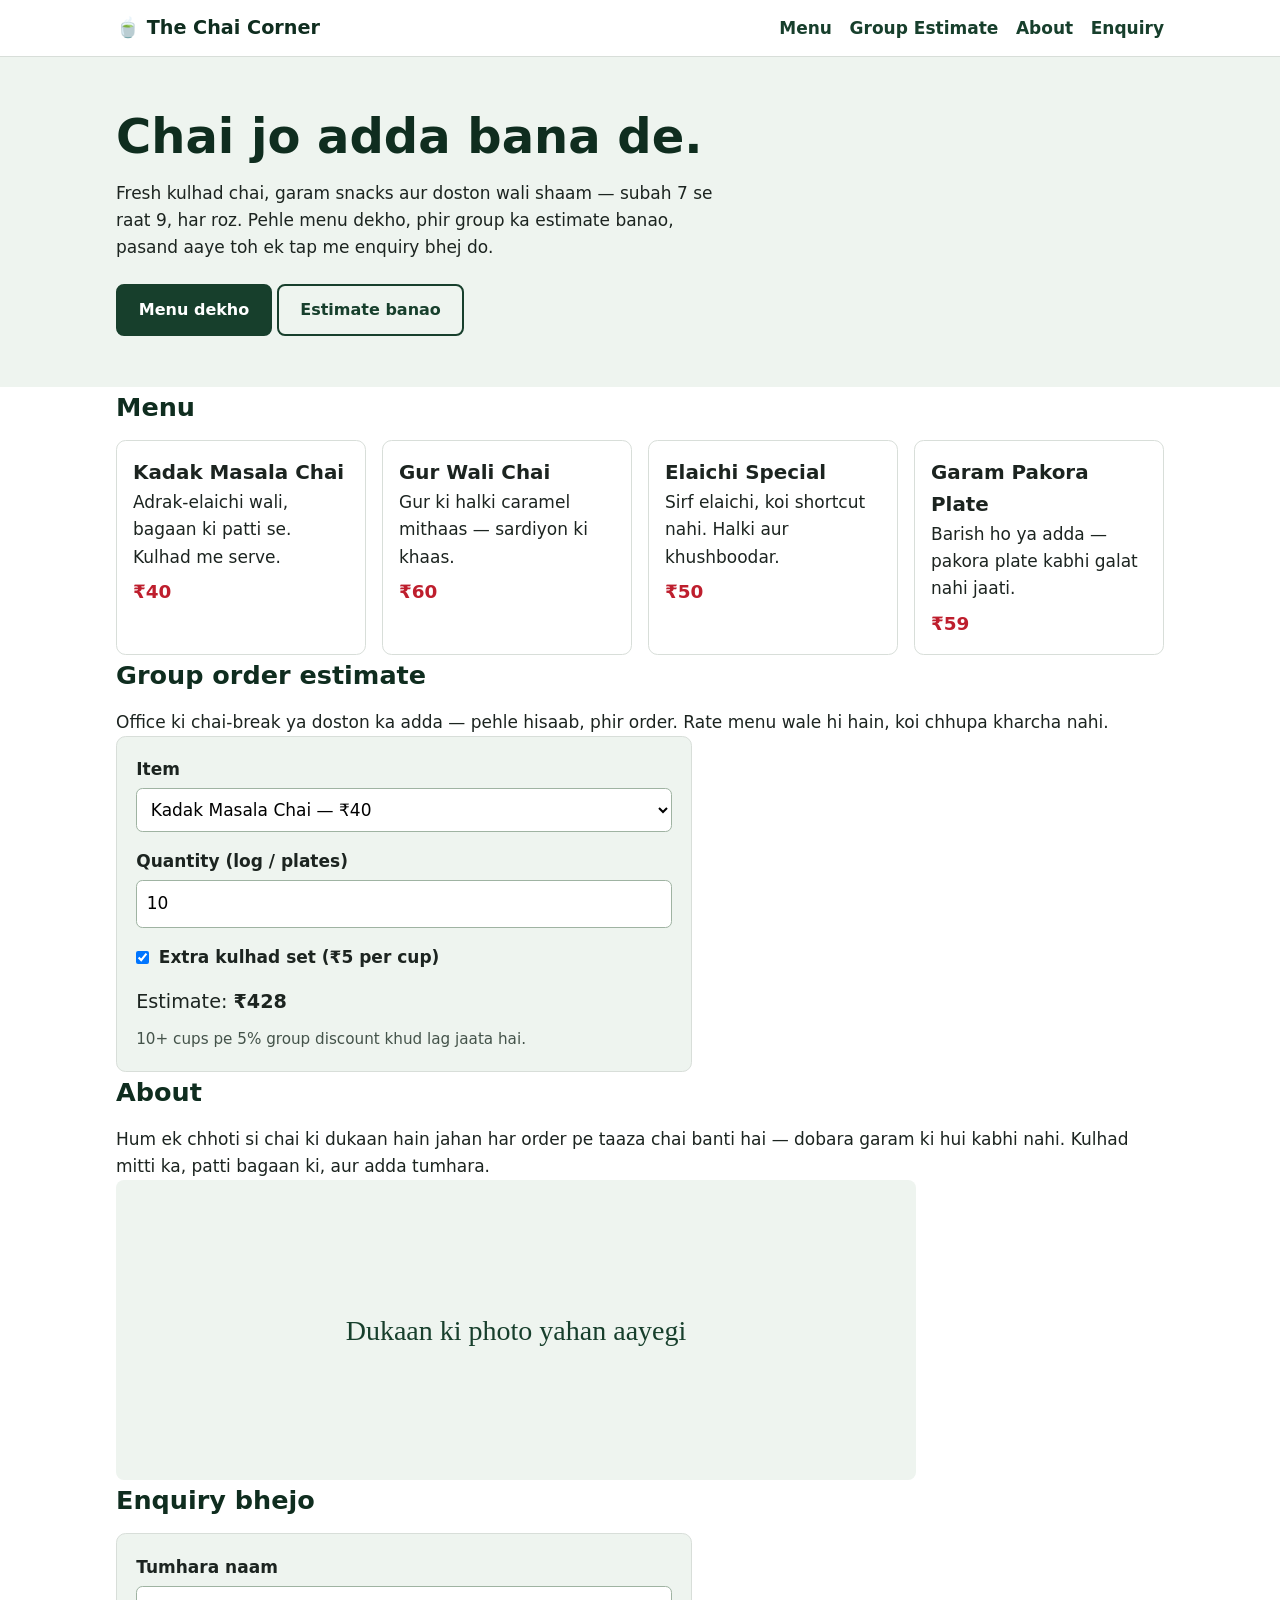
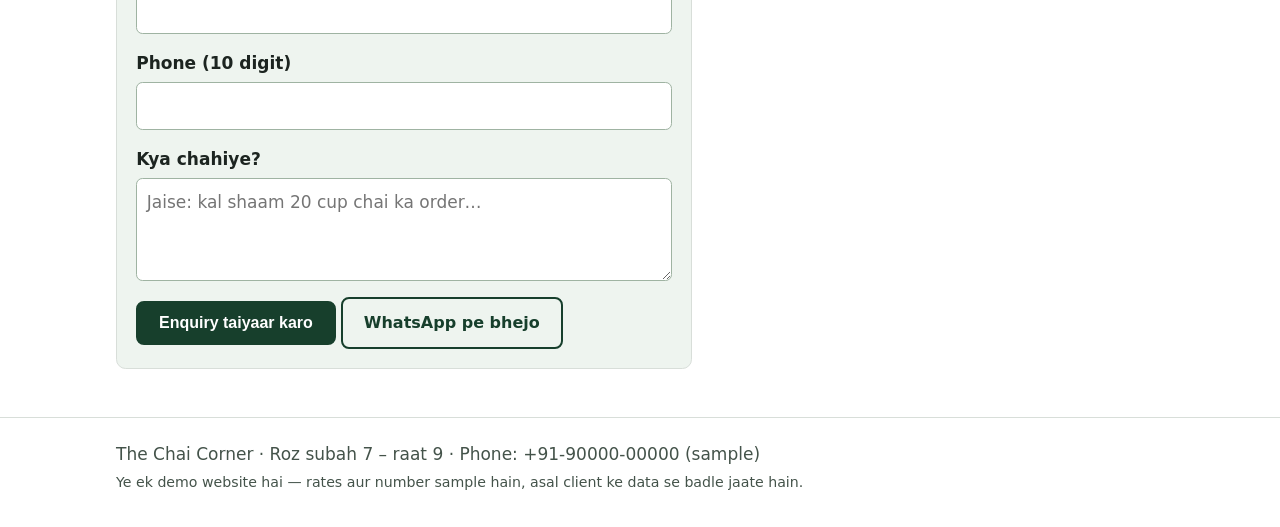
<file: index.html>
<!DOCTYPE html>
<html lang="en">
<head>
<meta charset="UTF-8">
<meta name="viewport" content="width=device-width, initial-scale=1.0">
<title>The Chai Corner — Tea & Snacks Café</title>
<meta name="description" content="The Chai Corner: fresh kulhad chai, snacks and adda-time favourites. See the menu, estimate your group order, and send an enquiry in one tap.">
<meta property="og:title" content="The Chai Corner — Tea & Snacks Café">
<meta property="og:description" content="Fresh kulhad chai and snacks. Menu, group-order estimate and enquiry — all on one fast page.">
<meta property="og:type" content="website">
<link rel="icon" href="data:image/svg+xml,<svg xmlns='http://www.w3.org/2000/svg' viewBox='0 0 100 100'><text y='.9em' font-size='90'>🍵</text></svg>">
<link rel="stylesheet" href="styles.css">
<script type="application/ld+json">
{
  "@context": "https://schema.org",
  "@type": "CafeOrCoffeeShop",
  "name": "The Chai Corner",
  "servesCuisine": ["Tea", "Snacks"],
  "priceRange": "₹",
  "openingHours": "Mo-Su 07:00-21:00",
  "telephone": "+91-90000-00000"
}
</script>
</head>
<body>
<a class="skip-link" href="#main">Skip to main content</a>

<header class="site-header">
  <div class="wrap header-row">
    <a class="brand" href="#top" aria-label="The Chai Corner — home">🍵 The Chai Corner</a>
    <nav aria-label="Main navigation">
      <ul class="nav-list">
        <li><a href="#menu">Menu</a></li>
        <li><a href="#estimate">Group Estimate</a></li>
        <li><a href="#about">About</a></li>
        <li><a href="#enquiry">Enquiry</a></li>
      </ul>
    </nav>
  </div>
</header>

<main id="main">
  <section class="hero" id="top" aria-labelledby="hero-h">
    <div class="wrap">
      <h1 id="hero-h">Chai jo adda bana de.</h1>
      <p class="hero-sub">Fresh kulhad chai, garam snacks aur doston wali shaam —
        subah 7 se raat 9, har roz. Pehle menu dekho, phir group ka estimate banao,
        pasand aaye toh ek tap me enquiry bhej do.</p>
      <p class="hero-cta">
        <a class="btn btn-primary" href="#menu">Menu dekho</a>
        <a class="btn btn-ghost" href="#estimate">Estimate banao</a>
      </p>
    </div>
  </section>

  <section class="wrap" id="menu" aria-labelledby="menu-h">
    <h2 id="menu-h">Menu</h2>
    <ul class="cards">
      <li class="card">
        <h3>Kadak Masala Chai</h3>
        <p>Adrak-elaichi wali, bagaan ki patti se. Kulhad me serve.</p>
        <p class="price">₹40</p>
      </li>
      <li class="card">
        <h3>Gur Wali Chai</h3>
        <p>Gur ki halki caramel mithaas — sardiyon ki khaas.</p>
        <p class="price">₹60</p>
      </li>
      <li class="card">
        <h3>Elaichi Special</h3>
        <p>Sirf elaichi, koi shortcut nahi. Halki aur khushboodar.</p>
        <p class="price">₹50</p>
      </li>
      <li class="card">
        <h3>Garam Pakora Plate</h3>
        <p>Barish ho ya adda — pakora plate kabhi galat nahi jaati.</p>
        <p class="price">₹59</p>
      </li>
    </ul>
  </section>

  <section class="wrap" id="estimate" aria-labelledby="est-h">
    <h2 id="est-h">Group order estimate</h2>
    <p>Office ki chai-break ya doston ka adda — pehle hisaab, phir order.
       Rate menu wale hi hain, koi chhupa kharcha nahi.</p>
    <form id="estimate-form" class="panel" novalidate>
      <div class="field">
        <label for="item">Item</label>
        <select id="item" name="item">
          <option value="40">Kadak Masala Chai — ₹40</option>
          <option value="60">Gur Wali Chai — ₹60</option>
          <option value="50">Elaichi Special — ₹50</option>
          <option value="59">Garam Pakora Plate — ₹59</option>
          <option value="99">Chai + Pakora Combo — ₹99</option>
        </select>
      </div>
      <div class="field">
        <label for="qty">Quantity (log / plates)</label>
        <input id="qty" name="qty" type="number" min="1" max="500" value="10" required>
      </div>
      <div class="field checkbox">
        <input id="kulhad" name="kulhad" type="checkbox" checked>
        <label for="kulhad">Extra kulhad set (₹5 per cup)</label>
      </div>
      <p class="estimate-out" id="estimate-out" aria-live="polite">
        Estimate: <strong>₹0</strong>
      </p>
      <p class="hint">10+ cups pe 5% group discount khud lag jaata hai.</p>
    </form>
  </section>

  <section class="wrap" id="about" aria-labelledby="about-h">
    <h2 id="about-h">About</h2>
    <p>Hum ek chhoti si chai ki dukaan hain jahan har order pe taaza chai banti
       hai — dobara garam ki hui kabhi nahi. Kulhad mitti ka, patti bagaan ki,
       aur adda tumhara.</p>
    <img src="data:image/svg+xml,%3Csvg xmlns='http://www.w3.org/2000/svg' width='800' height='300'%3E%3Crect width='800' height='300' fill='%23eef4ef'/%3E%3Ctext x='400' y='160' font-size='28' text-anchor='middle' fill='%23173f2c'%3EDukaan ki photo yahan aayegi%3C/text%3E%3C/svg%3E"
         alt="Placeholder illustration where the café photo will go"
         width="800" height="300" loading="lazy">
  </section>

  <section class="wrap" id="enquiry" aria-labelledby="enq-h">
    <h2 id="enq-h">Enquiry bhejo</h2>
    <form id="enquiry-form" class="panel" novalidate>
      <div class="field">
        <label for="name">Tumhara naam</label>
        <input id="name" name="name" type="text" autocomplete="name" required>
      </div>
      <div class="field">
        <label for="phone">Phone (10 digit)</label>
        <input id="phone" name="phone" type="tel" inputmode="numeric"
               autocomplete="tel" pattern="[0-9]{10}" required>
      </div>
      <div class="field">
        <label for="msg">Kya chahiye?</label>
        <textarea id="msg" name="msg" rows="3" required
          placeholder="Jaise: kal shaam 20 cup chai ka order…"></textarea>
      </div>
      <p class="form-error" id="form-error" role="alert" hidden></p>
      <p class="form-ok" id="form-ok" role="status" hidden>
        Dhanyavaad! Enquiry taiyaar hai — neeche wala button dabate hi
        WhatsApp pe bhejne ke liye khul jayega.
      </p>
      <button class="btn btn-primary" type="submit">Enquiry taiyaar karo</button>
      <a class="btn btn-ghost" id="wa-link" href="#" hidden>WhatsApp pe bhejo</a>
    </form>
  </section>
</main>

<footer class="site-footer">
  <div class="wrap">
    <p>The Chai Corner · Roz subah 7 – raat 9 · Phone: +91-90000-00000 (sample)</p>
    <p><small>Ye ek demo website hai — rates aur number sample hain,
      asal client ke data se badle jaate hain.</small></p>
  </div>
</footer>

<script src="script.js" defer></script>
</body>
</html>
</file>
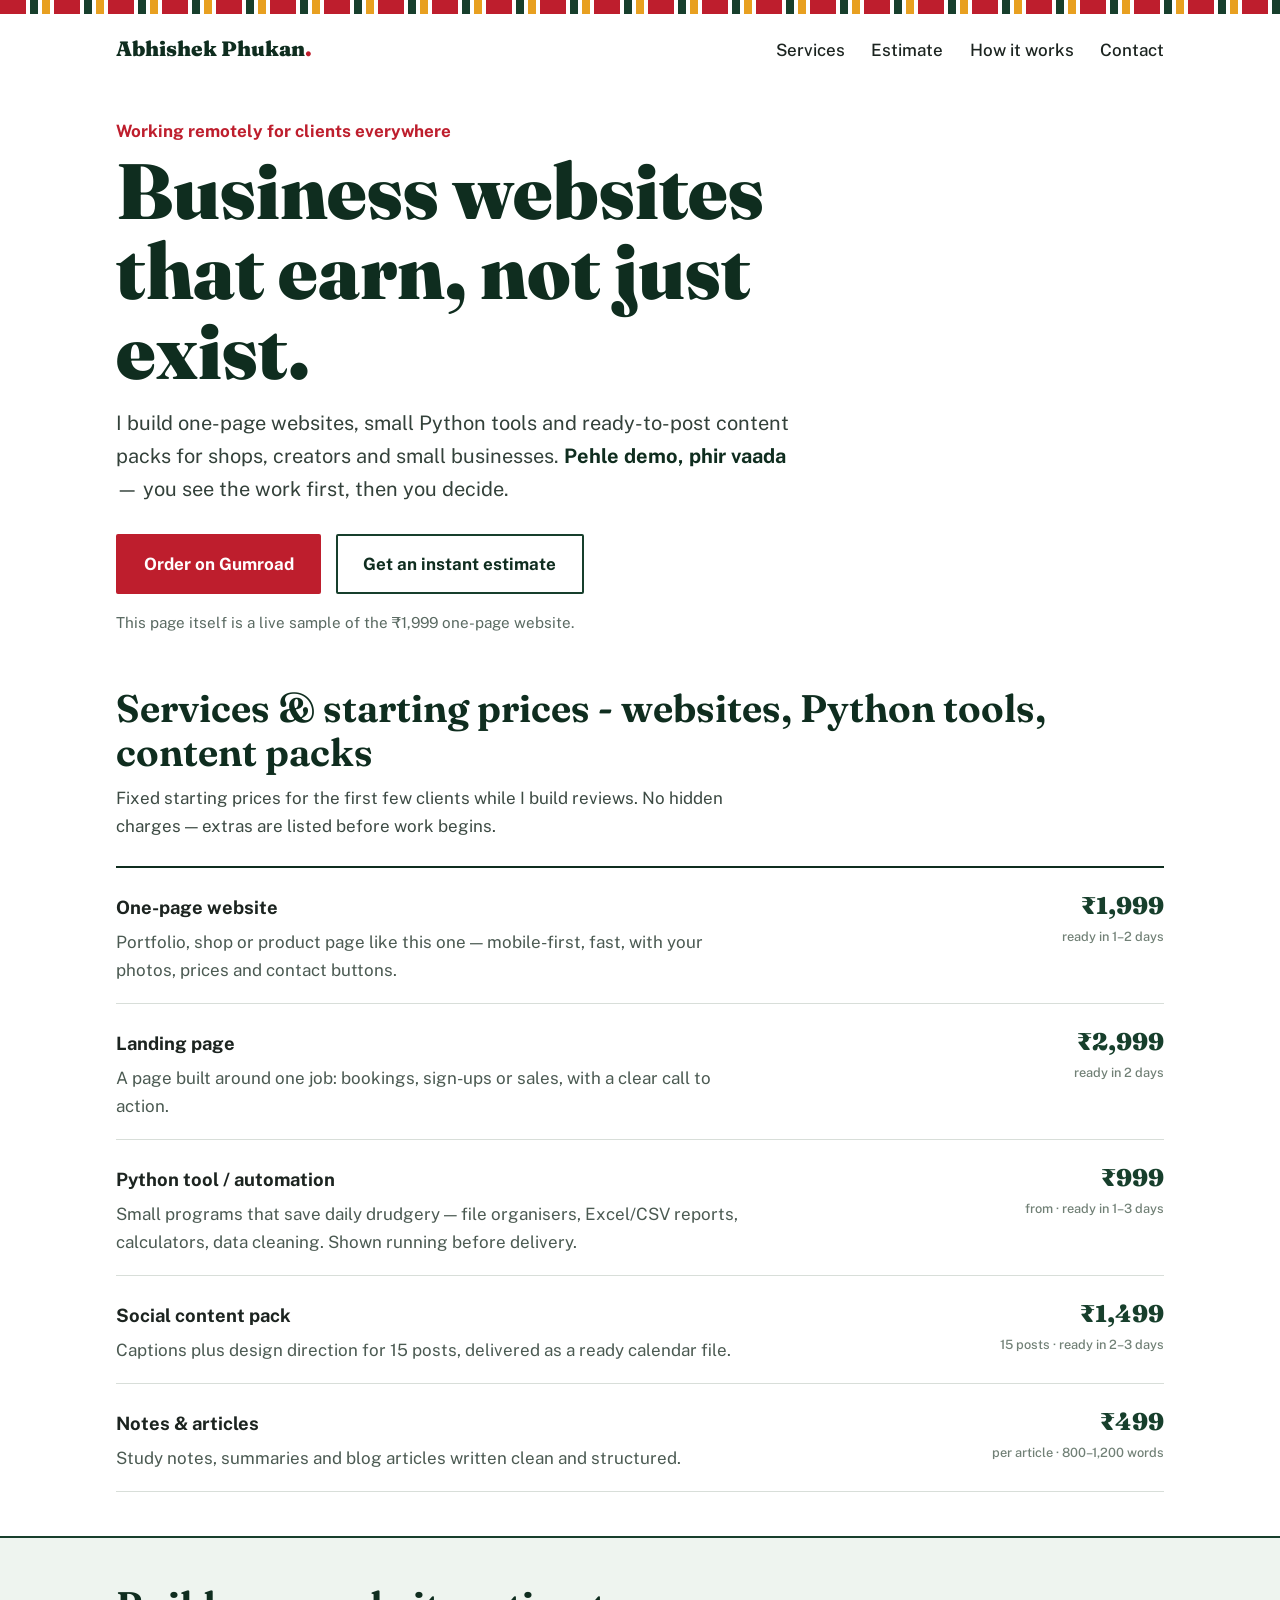
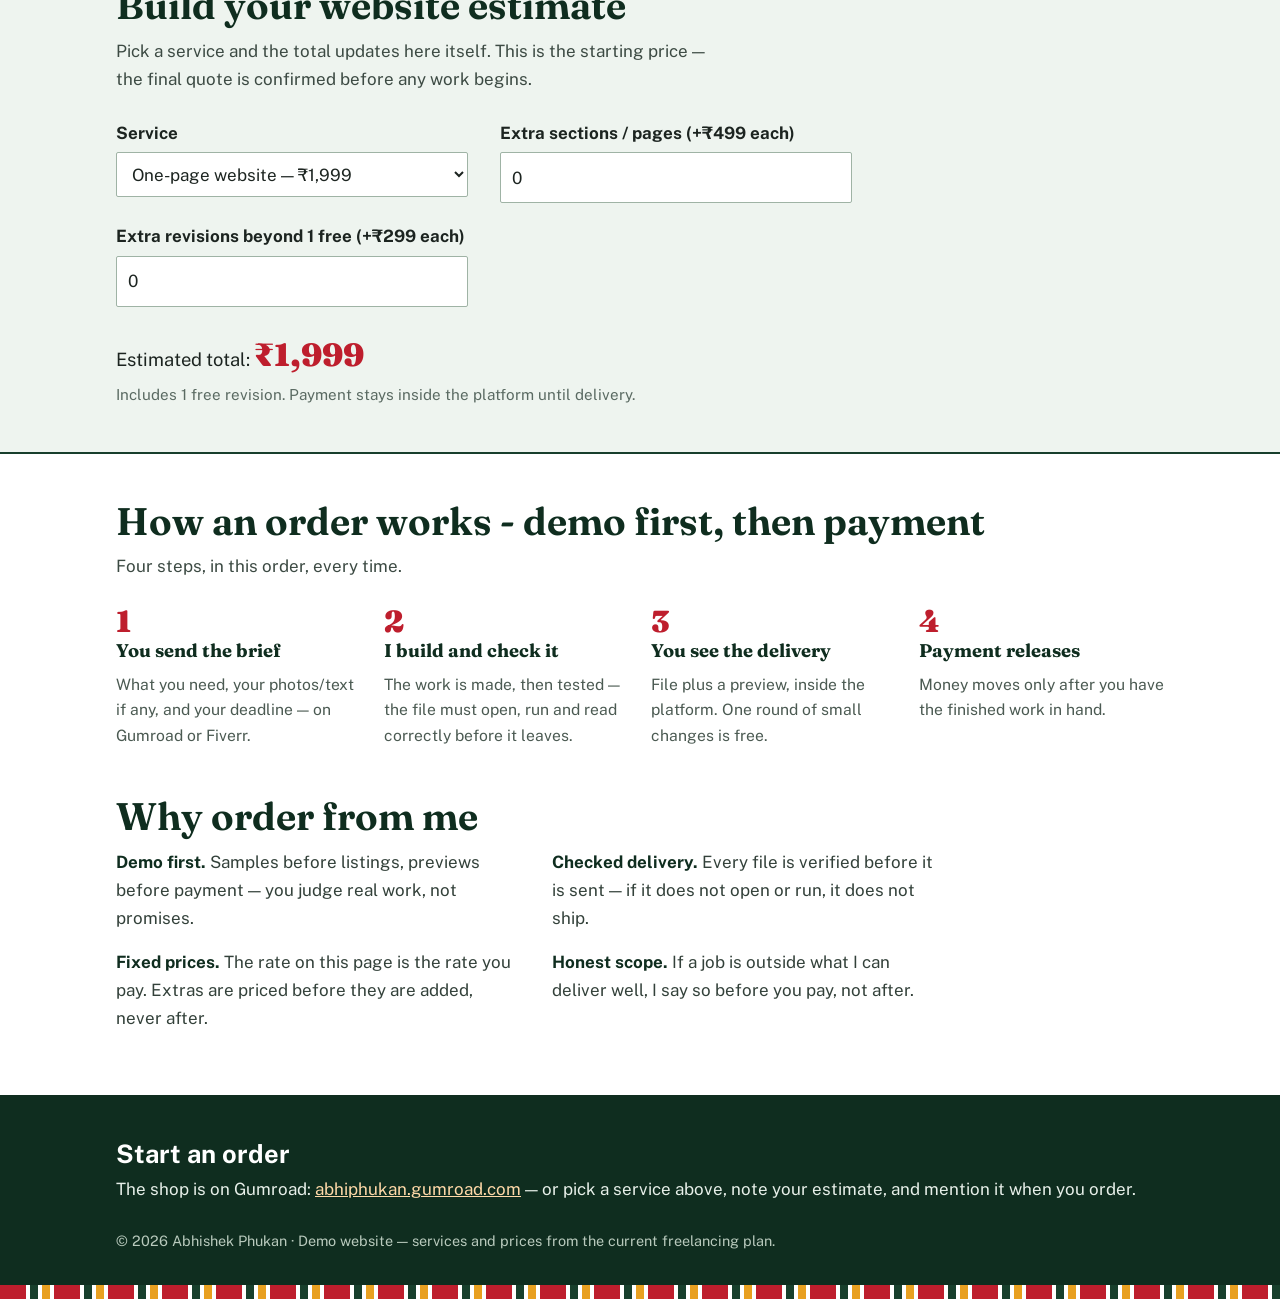
<file: demo-site-index.html>
<!DOCTYPE html>
<html lang="en">
<head>
<meta charset="UTF-8">
<meta name="viewport" content="width=device-width, initial-scale=1.0">
<title>Abhishek Phukan - Python Automation & Website Developer</title>
<meta name="description" content="Python automation, web scraping and business websites by Abhishek Phukan. Demo first - see a sample before you pay. Websites from $80, scrapers from $15.">
<meta name="keywords" content="business website developer, python automation freelancer, web scraping service, landing page developer, hire website developer">
<meta name="robots" content="index, follow">
<meta name="author" content="Abhishek Phukan">
<link rel="canonical" href="https://lenevo02487.github.io/business-website-demos/">
<meta property="og:type" content="website">
<meta property="og:site_name" content="Abhishek Phukan - Freelance Developer">
<meta property="og:title" content="Abhishek Phukan - Python Automation & Website Developer">
<meta property="og:description" content="Python automation, web scraping and business websites by Abhishek Phukan. Demo first - see a sample before you pay. Websites from $80, scrapers from $15.">
<meta property="og:url" content="https://lenevo02487.github.io/business-website-demos/">
<meta name="twitter:card" content="summary">
<meta name="twitter:title" content="Abhishek Phukan - Python Automation & Website Developer">
<meta name="twitter:description" content="Python automation, web scraping and business websites by Abhishek Phukan. Demo first - see a sample before you pay. Websites from $80, scrapers from $15.">
<script type="application/ld+json">
{
  "@context": "https://schema.org",
  "@graph": [
    {
      "@type": "Person",
      "@id": "https://lenevo02487.github.io/business-website-demos/#person",
      "name": "Abhishek Phukan",
      "jobTitle": "Python Automation Developer",
      "url": "https://lenevo02487.github.io/business-website-demos/",
      "sameAs": [
        "https://github.com/lenevo02487",
        "https://www.fiverr.com/lenevo509"
      ]
    },
    {
      "@type": "ProfessionalService",
      "@id": "https://lenevo02487.github.io/business-website-demos/#services",
      "name": "Abhishek Phukan - Python Automation, Web Scraping & Websites",
      "url": "https://lenevo02487.github.io/business-website-demos/",
      "provider": {
        "@id": "https://lenevo02487.github.io/business-website-demos/#person"
      },
      "areaServed": "Worldwide",
      "priceRange": "$15+",
      "sameAs": [
        "https://www.fiverr.com/lenevo509/build-a-python-web-scraper-or-automation-script-for-you",
        "https://www.fiverr.com/lenevo509/build-a-clean-business-website-or-landing-page-for-you"
      ],
      "hasOfferCatalog": {
        "@type": "OfferCatalog",
        "name": "Freelance services",
        "itemListElement": [
          {
            "@type": "Offer",
            "name": "Python web scraper or automation script",
            "priceSpecification": {
              "@type": "PriceSpecification",
              "price": "15",
              "priceCurrency": "USD"
            },
            "itemOffered": {
              "@type": "Service",
              "name": "Web scraping, CSV data cleaning and Python automation"
            }
          },
          {
            "@type": "Offer",
            "name": "Business website or landing page",
            "priceSpecification": {
              "@type": "PriceSpecification",
              "price": "80",
              "priceCurrency": "USD"
            },
            "itemOffered": {
              "@type": "Service",
              "name": "Clean business website and landing page development"
            }
          }
        ]
      }
    }
  ]
}
</script>
<link rel="preconnect" href="https://fonts.googleapis.com">
<link rel="preconnect" href="https://fonts.gstatic.com" crossorigin>
<link href="https://fonts.googleapis.com/css2?family=Fraunces:opsz,wght@9..144,500;9..144,650;9..144,900&family=Public+Sans:wght@400;500;700&display=swap" rel="stylesheet">
<style>
  :root{
    --paper:#ffffff; --ink:#1c2420; --leaf:#173f2c; --leaf-deep:#0f2d1f;
    --gamosa:#be1e2d; --marigold:#e8a020; --tint:#eef4ef; --line:#d8ded9;
    --max:68rem;
  }
  *{margin:0;padding:0;box-sizing:border-box}
  html{scroll-behavior:smooth}
  body{font-family:"Public Sans",system-ui,-apple-system,"Segoe UI",sans-serif;
    color:var(--ink); background:var(--paper); line-height:1.65; font-size:1.0625rem}
  ::selection{background:var(--gamosa); color:#fff}
  a{color:var(--leaf)}
  a:focus-visible, button:focus-visible, select:focus-visible, input:focus-visible{
    outline:3px solid var(--marigold); outline-offset:2px}
  .wrap{max-width:var(--max); margin:0 auto; padding:0 1.25rem}
  /* Woven gamosa strip — the one memorable device: the red woven
     border band of a traditional gamosa, drawn as a repeating weave. */
  .weave{height:14px; transform-origin:left;
    background:repeating-linear-gradient(90deg,
      var(--gamosa) 0 26px, #fff 26px 30px,
      var(--leaf) 30px 38px, #fff 38px 42px,
      var(--marigold) 42px 50px, #fff 50px 54px)}
  @media (prefers-reduced-motion: no-preference){
    .weave{animation:weave-in 1.1s cubic-bezier(.22,.8,.3,1) both}
    @keyframes weave-in{from{transform:scaleX(0)}to{transform:scaleX(1)}}
  }
  header.site{padding:1.1rem 0 0}
  .masthead{display:flex; justify-content:space-between; align-items:baseline; gap:1rem; flex-wrap:wrap}
  .brand{font-family:"Fraunces",Georgia,serif; font-weight:900; font-size:1.3rem; color:var(--leaf-deep); text-decoration:none}
  .brand span{color:var(--gamosa)}
  nav.main a{margin-left:1.4rem; text-decoration:none; font-weight:500; color:var(--ink)}
  nav.main a:hover{color:var(--gamosa); text-decoration:underline}
  .hero{padding:3.2rem 0 2.6rem}
  .hero .place{font-weight:700; color:var(--gamosa)}
  .hero h1{font-family:"Fraunces",Georgia,serif; font-weight:900;
    font-size:clamp(2.6rem,7.5vw,4.9rem); line-height:1.02;
    color:var(--leaf-deep); margin:.35rem 0 1rem; max-width:12ch}
  .hero p.lede{font-size:1.25rem; max-width:34em; color:#33413a}
  .hero p.lede strong{color:var(--leaf-deep)}
  .cta-row{margin-top:1.8rem; display:flex; gap:.9rem; flex-wrap:wrap; align-items:center}
  .btn{display:inline-block; background:var(--gamosa); color:#fff; text-decoration:none;
    font-weight:700; padding:.85rem 1.6rem; border-radius:2px; border:2px solid var(--gamosa)}
  .btn:hover{background:#a11825; border-color:#a11825}
  .btn.ghost{background:transparent; color:var(--leaf-deep); border-color:var(--leaf)}
  .btn.ghost:hover{background:var(--tint)}
  .note{font-size:.95rem; color:#5a6a62}
</style>
</head>
<body>
<div class="weave" aria-hidden="true"></div>

<header class="site">
  <div class="wrap masthead">
    <a class="brand" href="#top">Abhishek Phukan<span>.</span></a>
    <nav class="main" aria-label="Main">
      <a href="#services">Services</a>
      <a href="#estimate">Estimate</a>
      <a href="#process">How it works</a>
      <a href="#contact">Contact</a>
    </nav>
  </div>
</header>

<main id="top">
  <section class="hero">
    <div class="wrap">
      <p class="place">Working remotely for clients everywhere</p>
      <h1>Business websites that earn, not just exist.</h1>
      <p class="lede">I build one-page websites, small Python tools and ready-to-post
        content packs for shops, creators and small businesses.
        <strong>Pehle demo, phir vaada</strong> — you see the work first, then you decide.</p>
      <div class="cta-row">
        <a class="btn" href="https://abhiphukan.gumroad.com">Order on Gumroad</a>
        <a class="btn ghost" href="#estimate">Get an instant estimate</a>
      </div>
      <p class="note" style="margin-top:1rem">This page itself is a live sample of the ₹1,999 one-page website.</p>
    </div>
  </section>

  <style>
    section.block{padding:2.8rem 0}
    section.block h2{font-family:"Fraunces",Georgia,serif; font-weight:650;
      font-size:clamp(1.7rem,4vw,2.4rem); color:var(--leaf-deep); margin-bottom:.6rem; line-height:1.15}
    section .intro{max-width:36em; color:#3c4a43; margin-bottom:1.6rem}
    .rates{border-top:2px solid var(--leaf-deep)}
    .rate{display:grid; grid-template-columns:1fr auto; gap:.3rem 1.5rem;
      padding:1.15rem 0; border-bottom:1px solid var(--line); align-items:baseline}
    .rate h3{font-size:1.15rem; font-weight:700}
    .rate .desc{grid-column:1; color:#4b5a52; max-width:38em}
    .rate .price{grid-column:2; grid-row:1 / span 2; text-align:right;
      font-family:"Fraunces",Georgia,serif; font-weight:900; font-size:1.5rem; color:var(--leaf); white-space:nowrap}
    .rate .price small{display:block; font-family:"Public Sans",sans-serif; font-weight:500; font-size:.8rem; color:#718076}
    @media (max-width:560px){ .rate{grid-template-columns:1fr} .rate .price{grid-column:1; grid-row:auto; text-align:left} }
  </style>

  <section class="block" id="services" style="padding-top:.6rem">
    <div class="wrap">
      <h2>Services &amp; starting prices - websites, Python tools, content packs</h2>
      <p class="intro">Fixed starting prices for the first few clients while I build
        reviews. No hidden charges — extras are listed before work begins.</p>
      <div class="rates">
        <div class="rate">
          <h3>One-page website</h3>
          <p class="price">₹1,999<small>ready in 1–2 days</small></p>
          <p class="desc">Portfolio, shop or product page like this one — mobile-first, fast, with your photos, prices and contact buttons.</p>
        </div>
        <div class="rate">
          <h3>Landing page</h3>
          <p class="price">₹2,999<small>ready in 2 days</small></p>
          <p class="desc">A page built around one job: bookings, sign-ups or sales, with a clear call to action.</p>
        </div>
        <div class="rate">
          <h3>Python tool / automation</h3>
          <p class="price">₹999<small>from · ready in 1–3 days</small></p>
          <p class="desc">Small programs that save daily drudgery — file organisers, Excel/CSV reports, calculators, data cleaning. Shown running before delivery.</p>
        </div>
        <div class="rate">
          <h3>Social content pack</h3>
          <p class="price">₹1,499<small>15 posts · ready in 2–3 days</small></p>
          <p class="desc">Captions plus design direction for 15 posts, delivered as a ready calendar file.</p>
        </div>
        <div class="rate">
          <h3>Notes & articles</h3>
          <p class="price">₹499<small>per article · 800–1,200 words</small></p>
          <p class="desc">Study notes, summaries and blog articles written clean and structured.</p>
        </div>
      </div>
    </div>
  </section>

  <style>
    .estimator{background:var(--tint); border-top:2px solid var(--leaf); border-bottom:2px solid var(--leaf)}
    .estimator .grid{display:grid; grid-template-columns:1fr 1fr; gap:1.2rem 2rem; max-width:46rem}
    @media (max-width:640px){ .estimator .grid{grid-template-columns:1fr} }
    .estimator label{font-weight:700; display:block; margin-bottom:.35rem}
    .estimator select, .estimator input[type="number"]{
      width:100%; padding:.65rem .7rem; font:inherit; border:1px solid #9fb3a5;
      border-radius:2px; background:#fff; color:var(--ink)}
    .estimator .total{margin-top:1.4rem; font-size:1.15rem}
    .estimator .total output{
      font-family:"Fraunces",Georgia,serif; font-weight:900; font-size:2rem; color:var(--gamosa)}
    .steps{display:grid; grid-template-columns:repeat(4,1fr); gap:1.4rem}
    @media (max-width:820px){ .steps{grid-template-columns:1fr 1fr} }
    @media (max-width:480px){ .steps{grid-template-columns:1fr} }
    .step h3{font-family:"Fraunces",Georgia,serif; font-size:1.15rem; color:var(--leaf-deep); margin-bottom:.3rem}
    .step .n{font-family:"Fraunces",Georgia,serif; font-weight:900; font-size:1.9rem; color:var(--gamosa); line-height:1}
    .step p{color:#4b5a52; font-size:.98rem}
    .why{columns:2; column-gap:2.5rem; max-width:52rem}
    @media (max-width:640px){ .why{columns:1} }
    .why p{break-inside:avoid; margin-bottom:1rem; color:#33413a}
    .why strong{color:var(--leaf-deep)}
    footer.site{background:var(--leaf-deep); color:#e7efe9; padding:2.4rem 0 2rem; margin-top:1rem}
    footer.site h2{color:#fff}
    footer.site a{color:#ffd9a8}
    footer.site .fine{margin-top:1.6rem; font-size:.9rem; color:#b9cabd}
  </style>

  <section class="block estimator" id="estimate">
    <div class="wrap">
      <h2>Build your website estimate</h2>
      <p class="intro">Pick a service and the total updates here itself. This is the
        starting price — the final quote is confirmed before any work begins.</p>
      <form class="grid" id="calc" aria-label="Price estimate calculator">
        <div>
          <label for="service">Service</label>
          <select id="service">
            <option value="1999">One-page website — ₹1,999</option>
            <option value="2999">Landing page — ₹2,999</option>
            <option value="999">Python tool — from ₹999</option>
            <option value="1499">Content pack (15 posts) — ₹1,499</option>
            <option value="499">Notes / article — ₹499</option>
          </select>
        </div>
        <div>
          <label for="pages">Extra sections / pages (+₹499 each)</label>
          <input type="number" id="pages" min="0" max="10" value="0">
        </div>
        <div>
          <label for="revisions">Extra revisions beyond 1 free (+₹299 each)</label>
          <input type="number" id="revisions" min="0" max="5" value="0">
        </div>
      </form>
      <p class="total">Estimated total: <output id="total" for="service pages revisions">₹1,999</output></p>
      <p class="note">Includes 1 free revision. Payment stays inside the platform until delivery.</p>
    </div>
  </section>

  <section class="block" id="process">
    <div class="wrap">
      <h2>How an order works - demo first, then payment</h2>
      <p class="intro">Four steps, in this order, every time.</p>
      <div class="steps">
        <div class="step"><p class="n">1</p><h3>You send the brief</h3>
          <p>What you need, your photos/text if any, and your deadline — on Gumroad or Fiverr.</p></div>
        <div class="step"><p class="n">2</p><h3>I build and check it</h3>
          <p>The work is made, then tested — the file must open, run and read correctly before it leaves.</p></div>
        <div class="step"><p class="n">3</p><h3>You see the delivery</h3>
          <p>File plus a preview, inside the platform. One round of small changes is free.</p></div>
        <div class="step"><p class="n">4</p><h3>Payment releases</h3>
          <p>Money moves only after you have the finished work in hand.</p></div>
      </div>
    </div>
  </section>

  <section class="block" id="why" style="padding-top:0">
    <div class="wrap">
      <h2>Why order from me</h2>
      <div class="why">
        <p><strong>Demo first.</strong> Samples before listings, previews before payment — you judge real work, not promises.</p>
        <p><strong>Fixed prices.</strong> The rate on this page is the rate you pay. Extras are priced before they are added, never after.</p>
        <p><strong>Checked delivery.</strong> Every file is verified before it is sent — if it does not open or run, it does not ship.</p>
        <p><strong>Honest scope.</strong> If a job is outside what I can deliver well, I say so before you pay, not after.</p>
      </div>
    </div>
  </section>
</main>

<footer class="site" id="contact">
  <div class="wrap">
    <h2>Start an order</h2>
    <p>The shop is on Gumroad: <a href="https://abhiphukan.gumroad.com">abhiphukan.gumroad.com</a> —
      or pick a service above, note your estimate, and mention it when you order.</p>
    <p class="fine">© 2026 Abhishek Phukan ·
      Demo website — services and prices from the current freelancing plan.</p>
  </div>
</footer>
<div class="weave" aria-hidden="true"></div>

<script>
  (function(){
    var service = document.getElementById('service'),
        pages = document.getElementById('pages'),
        revisions = document.getElementById('revisions'),
        total = document.getElementById('total');
    function inr(n){ return '₹' + n.toLocaleString('en-IN'); }
    function update(){
      var t = parseInt(service.value,10)
            + Math.max(0, parseInt(pages.value||0,10)) * 499
            + Math.max(0, parseInt(revisions.value||0,10)) * 299;
      total.textContent = inr(t);
    }
    [service, pages, revisions].forEach(function(el){
      el.addEventListener('input', update); el.addEventListener('change', update);
    });
    update();
  })();
</script>
</body>
</html>
</file>
<file: styles.css>
/* The Chai Corner — demo business site.
   Mobile-first, system fonts (zero web-font downloads = fast LCP),
   WCAG-AA contrast, visible focus, reduced-motion support. */
:root{
  --paper:#ffffff; --ink:#1c2420; --leaf:#173f2c; --leaf-deep:#0f2d1f;
  --accent:#be1e2d; --gold:#e8a020; --tint:#eef4ef; --line:#d8ded9;
  --max:68rem;
}
*{margin:0;padding:0;box-sizing:border-box}
html{scroll-behavior:smooth}
body{font-family:system-ui,-apple-system,"Segoe UI",Roboto,sans-serif;
  color:var(--ink); background:var(--paper); line-height:1.6; font-size:1.0625rem}
.wrap{max-width:var(--max); margin:0 auto; padding:0 1.25rem}
img{max-width:100%; height:auto; display:block; border-radius:.5rem}
a{color:var(--leaf)}
:focus-visible{outline:3px solid var(--gold); outline-offset:2px}
.skip-link{position:absolute; left:-999px; top:0; background:var(--leaf-deep);
  color:#fff; padding:.6rem 1rem; z-index:10}
.skip-link:focus{left:0}
.site-header{position:sticky; top:0; background:var(--paper);
  border-bottom:1px solid var(--line); z-index:5}
.header-row{display:flex; align-items:center; justify-content:space-between;
  padding:.8rem 1.25rem}
.brand{font-weight:800; font-size:1.2rem; text-decoration:none; color:var(--leaf-deep)}
.nav-list{display:flex; gap:1.1rem; list-style:none}
.nav-list a{text-decoration:none; font-weight:600}
.nav-list a:hover{text-decoration:underline}
.hero{background:var(--tint); padding:3.2rem 0}
.hero h1{font-size:clamp(1.9rem,5vw,3rem); line-height:1.15; color:var(--leaf-deep)}
.hero-sub{max-width:38rem; margin:1rem 0 1.4rem}
.btn{display:inline-block; padding:.7rem 1.3rem; border-radius:.5rem;
  font-weight:700; text-decoration:none; border:2px solid var(--leaf);
  cursor:pointer; font-size:1rem}
.btn-primary{background:var(--leaf); color:#fff}
.btn-primary:hover{background:var(--leaf-deep)}
.btn-ghost{background:transparent; color:var(--leaf)}
section{padding:2.2rem 0 0}
h2{color:var(--leaf-deep); margin-bottom:.8rem}
.cards{display:grid; gap:1rem; list-style:none;
  grid-template-columns:repeat(auto-fit,minmax(13rem,1fr))}
.card{border:1px solid var(--line); border-radius:.6rem; padding:1rem;
  background:#fff}
.card .price{font-weight:800; color:var(--accent); font-size:1.15rem; margin-top:.4rem}
.panel{border:1px solid var(--line); border-radius:.6rem; padding:1.2rem;
  background:var(--tint); max-width:36rem}
.field{margin-bottom:1rem; display:flex; flex-direction:column; gap:.3rem}
.field.checkbox{flex-direction:row; align-items:center; gap:.6rem}
label{font-weight:600}
input,select,textarea{padding:.6rem; border:1px solid #9fb3a2; border-radius:.4rem;
  font:inherit; background:#fff}
.estimate-out{font-size:1.2rem; margin:.6rem 0}
.hint{color:#44534a; font-size:.95rem}
.form-error{color:var(--accent); font-weight:700}
.form-ok{color:var(--leaf); font-weight:700}
.site-footer{margin-top:3rem; border-top:1px solid var(--line);
  padding:1.4rem 0 2rem; color:#44534a}
@media (prefers-reduced-motion: reduce){
  html{scroll-behavior:auto}
  *{transition:none !important; animation:none !important}
}
</file>
